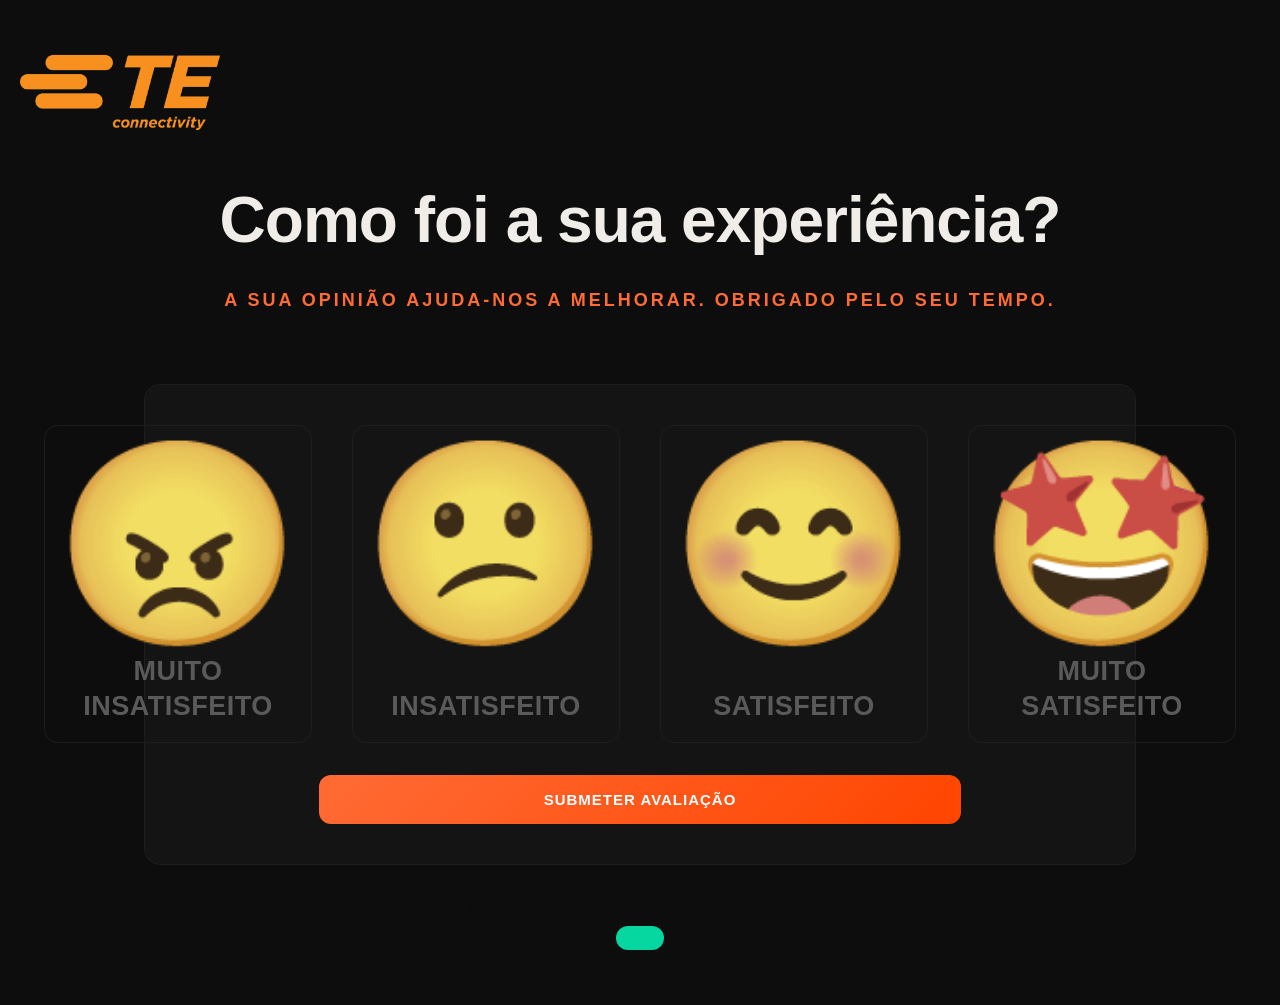
<file: index.html>
<!DOCTYPE html>
<html lang="pt">
<head>
<meta charset="UTF-8">
<meta name="viewport" content="width=device-width, initial-scale=1.0">
<title>Avaliação de Satisfação</title> 
<link rel="stylesheet" href="style.css">
</head>
<body>
    <header>
        
        <img src="img/TELogo.png" alt="Logo" class="logo">
        <br>
        <br>
        <br>
        <h1 class="edit">Como foi a sua experiência?</h1>
        <p class="tag">A sua opinião ajuda-nos a melhorar. Obrigado pelo seu tempo.</p>
    </header> 
    
    
        
                <div class="card">
                    
                        <div class="options">
                            <div class="option">
                                <input type="radio" name="rating" id="r1" value="1">
                                <label for="r1">
                                    <span class="emoji">😠</span>
                                    <span class="label-text">Muito<br>Insatisfeito</span>
                                </label>
                        </div>
                                <div class="option">
                                    <input type="radio" name="rating" id="r2" value="2">
                                    <label for="r2">
                                        <span class="emoji">😕</span>
                                        <span class="label-text"> <br> Insatisfeito</span>
                                </label>
                                </div>
                                    <div class="option">
                                        <input type="radio" name="rating" id="r4" value="4">
                                        <label for="r4">
                                            <span class="emoji">😊</span>
                                            <span class="label-text"> <br> Satisfeito</span>
                                        </label>
                                    </div>
                                        <div class="option">
                                            <input type="radio" name="rating" id="r5" value="5">
                                            <label for="r5">
                                                <span class="emoji">🤩</span>
                                                <span class="label-text">Muito<br>Satisfeito</span>
                                            </label>
                                        </div>
                    </div>
            <button class="btn-submit " id="btnVotar" onclick="votar()">Submeter avaliação</button>
            </div>
                                            <div class="btn-row">
                                                <button class="btn-clear" onclick="limparDados()">🗑 Limpar</button>

                                                
                                                <button class="btn-csv" onclick="exportarCSV()">⬇ Exportar CSV</button>


                                                <button class="btn-edit" onclick="toggleEdicao()">Editar</button>
                                            </div>                               
     </div>

    
<!-- Toast -->
<div class="toast" id="toast"></div>
    
<script src="script.js"></script>
</body>
</html>
</file>
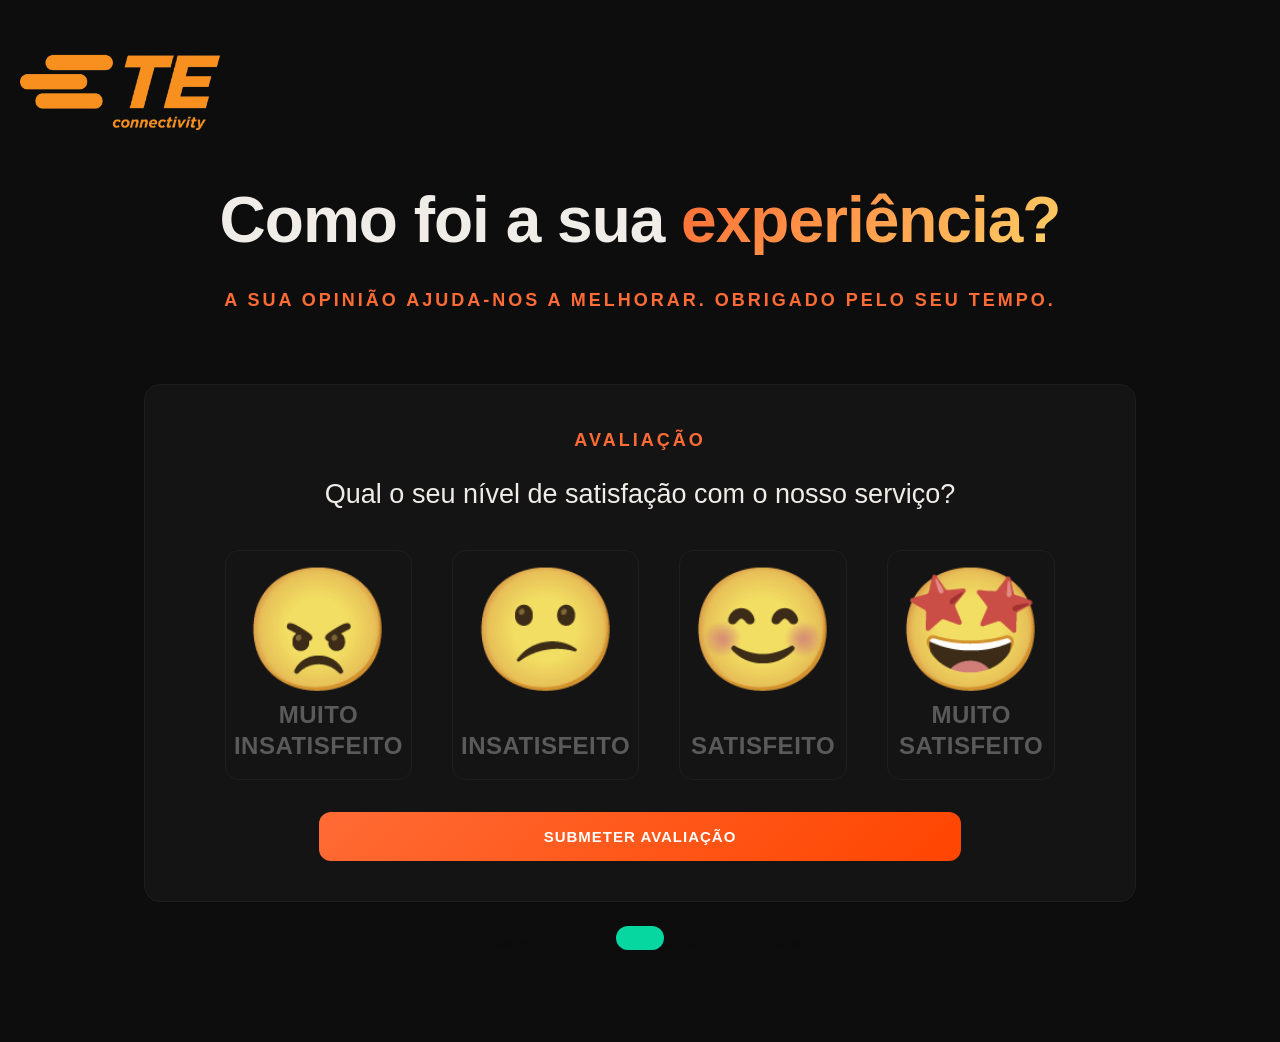
<file: Sorriso TE/index.html>
<!DOCTYPE html>
<html lang="pt">
<head>
<meta charset="UTF-8">
<meta name="viewport" content="width=device-width, initial-scale=1.0">
<title>Avaliação de Satisfação</title> 
<link rel="stylesheet" href="style.css">
</head>
<body>
    <header>
        
        <img src="img/TELogo.png" alt="Logo" class="logo">
        <br>
        <br>
        <br>
        <h1>Como foi a sua <span>experiência?</span></h1>
        <p class="tag">A sua opinião ajuda-nos a melhorar. Obrigado pelo seu tempo.</p>
    </header> 
    
    
        
                <div class="card">
                    <div class=" tag">Avaliação</div>
                        <div class="question">Qual o seu nível de satisfação com o nosso serviço?</div>
        
                        <div class="options">
                            <div class="option">
                                <input type="radio" name="rating" id="r1" value="1">
                                <label for="r1">
                                    <span class="emoji">😠</span>
                                    <span class="label-text">Muito<br>Insatisfeito</span>
                                </label>
                        </div>
                                <div class="option">
                                    <input type="radio" name="rating" id="r2" value="2">
                                    <label for="r2">
                                        <span class="emoji">😕</span>
                                        <span class="label-text"> <br> Insatisfeito</span>
                                </label>
                                </div>
                                    <div class="option">
                                        <input type="radio" name="rating" id="r4" value="4">
                                        <label for="r4">
                                            <span class="emoji">😊</span>
                                            <span class="label-text"> <br> Satisfeito</span>
                                        </label>
                                    </div>
                                        <div class="option">
                                            <input type="radio" name="rating" id="r5" value="5">
                                            <label for="r5">
                                                <span class="emoji">🤩</span>
                                                <span class="label-text">Muito<br>Satisfeito</span>
                                            </label>
                                        </div>
                    </div>
            <button class="btn-submit " id="btnVotar" onclick="votar()">Submeter avaliação</button>
            </div>
                                            <div class="btn-row">
                                                <button class="btn-clear" onclick="limparDados()">🗑 Limpar</button>

                                                
                                                <button class="btn-csv" onclick="exportarCSV()">⬇ Exportar CSV</button>


                                                <button class="btn-edit" onclick="toggleEdicao()">Editar</button>
                                            </div>                               
     </div>

    
<!-- Toast -->
<div class="toast" id="toast"></div>
    
<script src="script.js"></script>
</body>
</html>
</file>
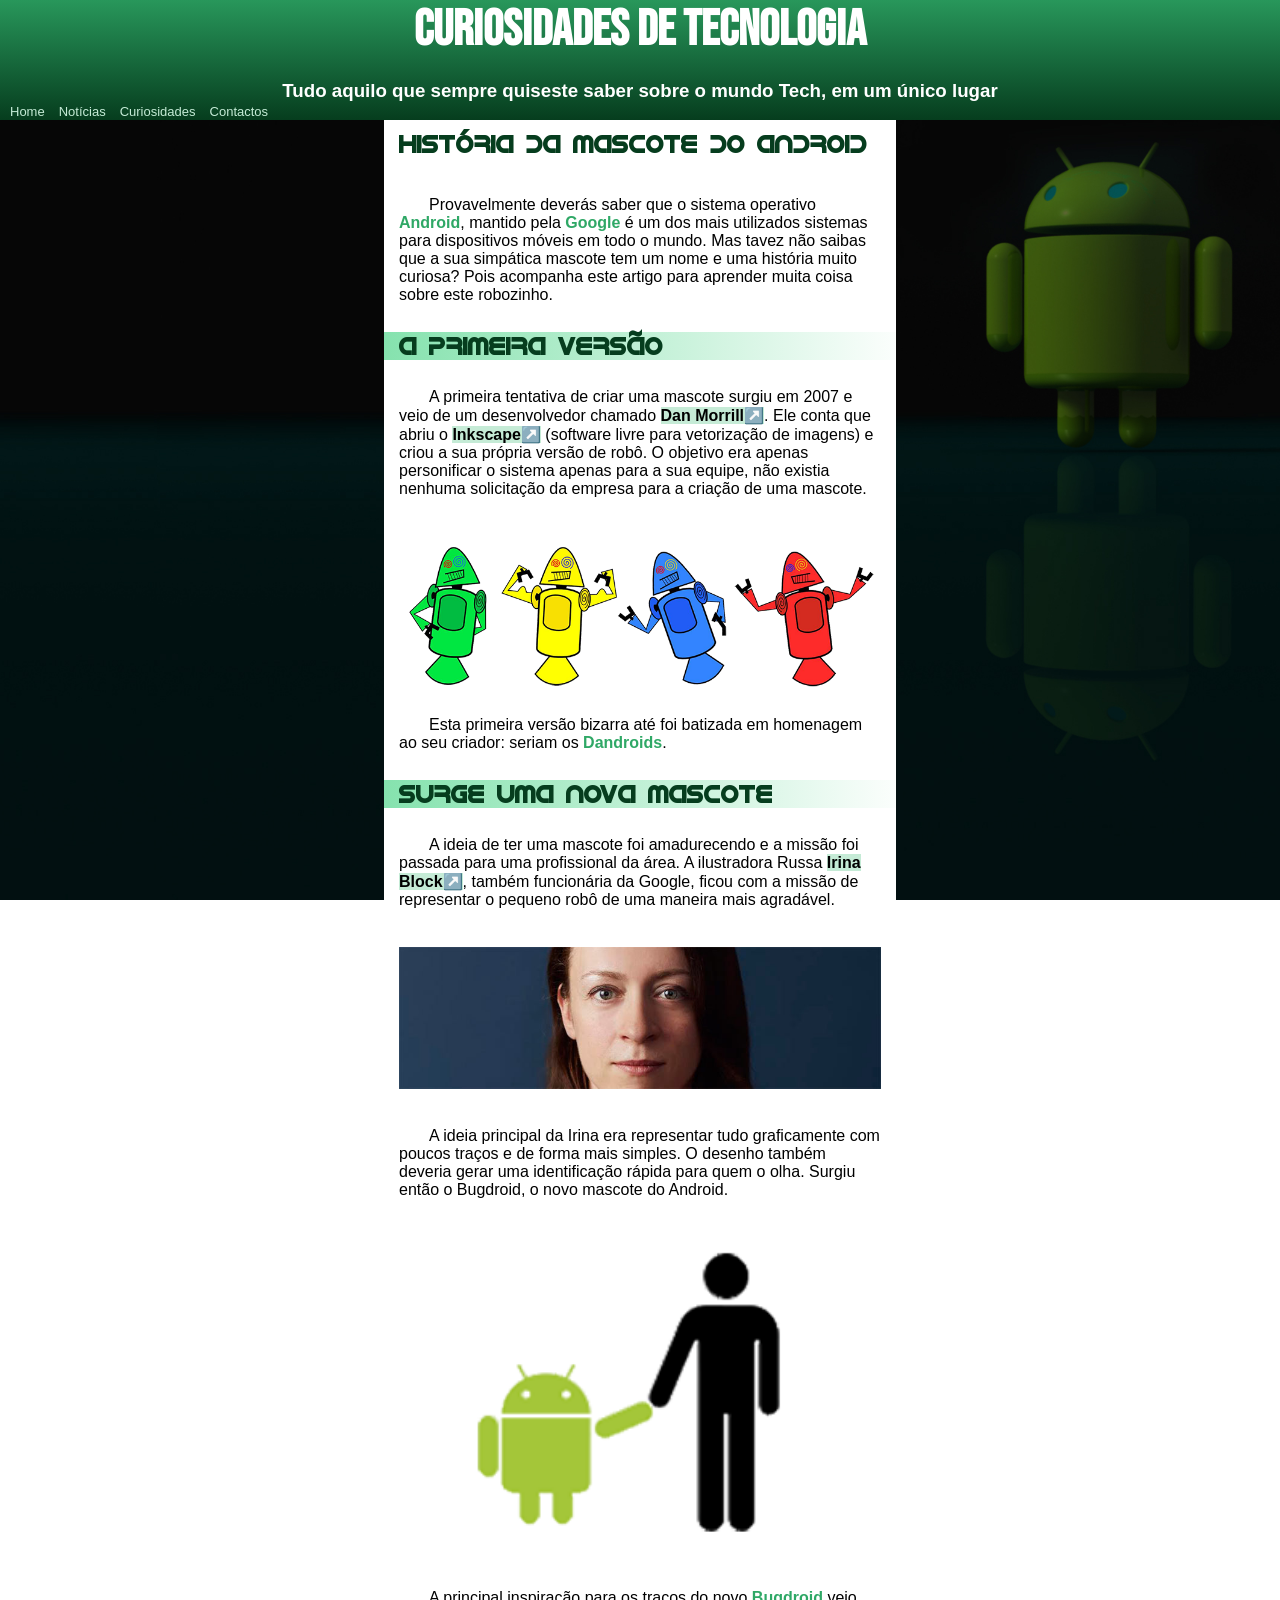
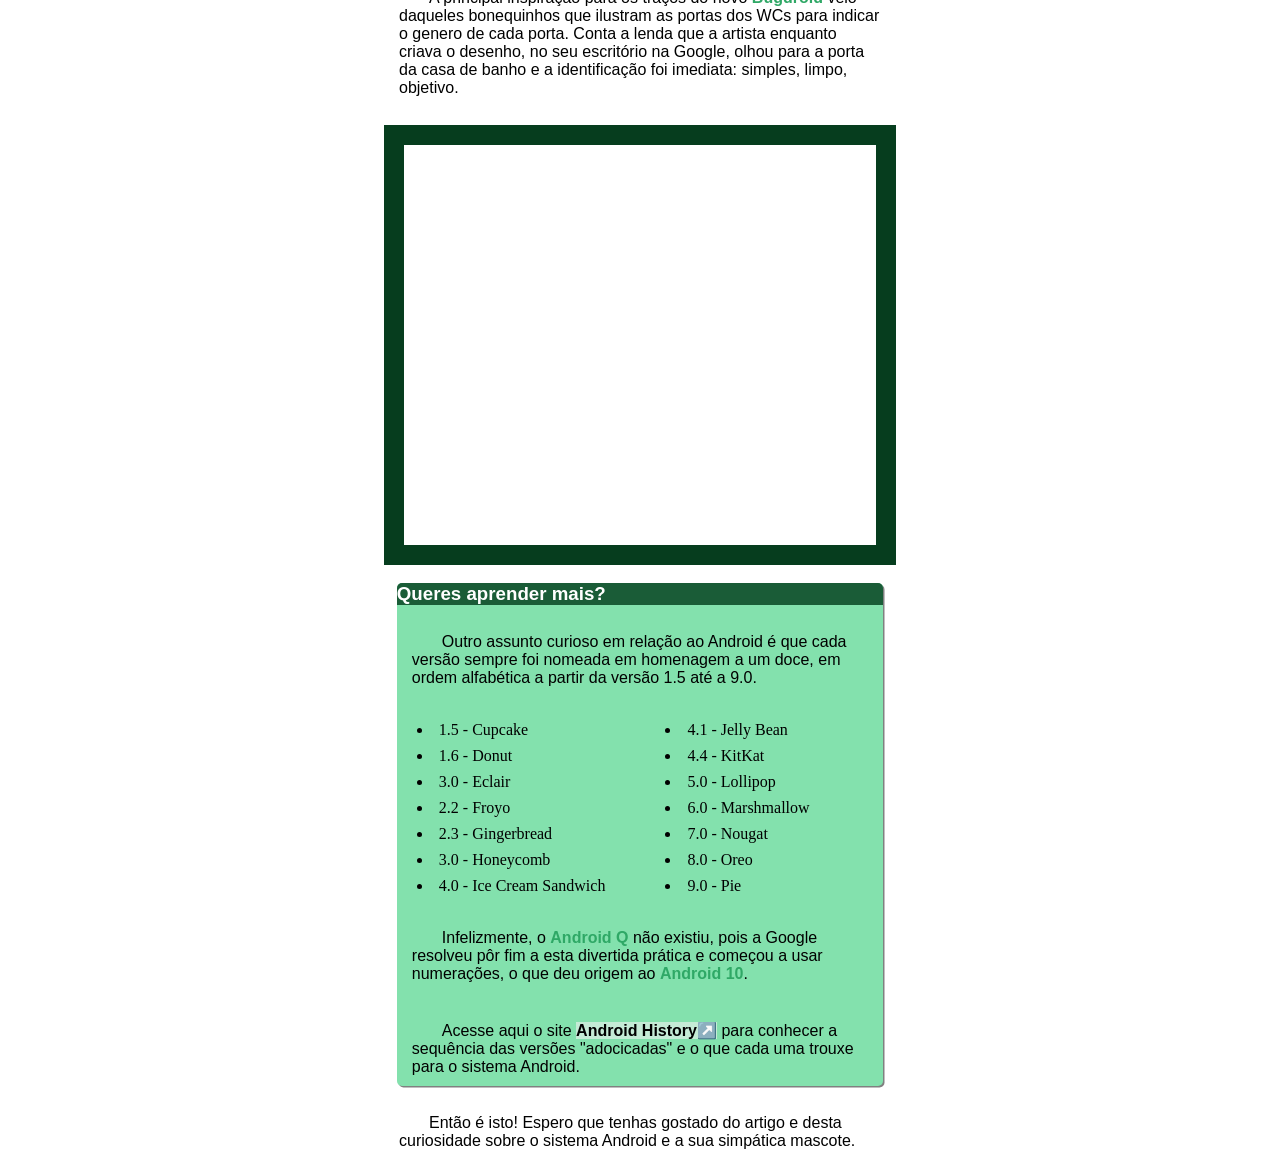
<file: Projeto Android/Android.html>
<!DOCTYPE html>
<html lang="pt">
<head>
    <meta charset="UTF-8">
    <meta name="viewport" content="width=device-width, initial-scale=1.0">
    <title>Android</title>
    <link rel="stylesheet" href="Android.css">
    <link rel="shortcut icon" href="img/favicon.ico" type="image/x-icon">

</head>
<body>
    <header class="todo">
        <h1>Curiosidades de Tecnologia</h1>
        <p></p>
        <h3 class="h3center">Tudo aquilo que sempre quiseste saber sobre o mundo Tech, em um único lugar</h3>
        <div>
            <nav>
                <a href="Android.html" class="navlink">Home</a>
                <a href="noticias.html" class="navlink">Notícias</a>
                <a href="curiosidade.html" class="navlink">Curiosidades</a>
                <a href="social.html" class="navlink">Contactos</a>
            </nav>
        </div>
    </header>
    <main>
        <div id="container">
            <h2 class="idroid">História da Mascote do Android</h2>
                <br>
            <p>Provavelmente deverás saber que o sistema operativo <strong class="verde"> Android</strong>, mantido pela <strong class="verde">Google</strong> é um dos mais utilizados sistemas para
            dispositivos móveis em todo o mundo. Mas tavez não saibas que a sua simpática mascote tem um nome e uma história muito
            curiosa? Pois acompanha este artigo para aprender muita coisa sobre este robozinho.</p>
            <br>
            <h2 class="idroid fundo_h2">a Primeira versão</h2>
                <br>
            <p>
            A primeira tentativa de criar uma mascote surgiu em 2007 e veio de um desenvolvedor chamado 
            <a class="fundo_a" href="https://androidcommunity.com/dan-morrill-shows-us-the-android-mascot-that-almost-was-20130103/"> <strong>Dan Morrill↗️</strong></a>. Ele conta que abriu o
            <a class="fundo_a" href="https://inkscape.org/"> <strong>Inkscape↗️</strong></a> (software livre para vetorização de imagens) e criou a sua própria versão de robô. O
            objetivo era apenas personificar o sistema apenas para a sua equipe, não existia nenhuma solicitação da empresa para a
            criação de uma mascote.
            </p>
            <br>
            <img  src="img/dan-droids.png" alt="Imagem não econtrada">
            <p>
                Esta primeira versão bizarra até foi batizada em homenagem ao seu criador: seriam os <strong class="verde">Dandroids</strong>.
            </p>
            <br>
            <h2 class="idroid fundo_h2">Surge uma nova mascote</h2>
            <br>
            <p>
                A ideia de ter uma mascote foi amadurecendo e a missão foi passada para uma profissional da área. A ilustradora Russa
                <a class="fundo_a" href="https://www.irinablok.com/android"><strong>Irina Block↗️</strong></a>, também funcionária da Google, ficou com a missão de representar o
                pequeno robô de uma maneira mais agradável.
            </p>
            <br>
            <img src="img/irina-blok.jpg" alt="Imagem não encontrada">
            <br>
            <p>
                A ideia principal da Irina era representar tudo graficamente com poucos traços e de forma mais simples. O desenho também
                deveria gerar uma identificação rápida para quem o olha. Surgiu então o Bugdroid, o novo mascote do Android.
            </p>
            <br>
            <img src="img/bugdroid.png" alt="Imagem não encontrada">
            <br>
            <p>A principal inspiração para os traços do novo <strong class="verde">Bugdroid</strong> veio daqueles bonequinhos que ilustram as portas dos WCs para indicar o genero de cada porta. Conta a lenda que a artista enquanto criava o desenho, no seu escritório na Google, olhou para a porta da casa de banho e a identificação foi imediata: simples, limpo, objetivo.</p>
            <br>
          <iframe  src="https://www.youtube.com/embed/l2UDgpLz20M" title="The next evolution of Android" frameborder="0" allow="accelerometer; autoplay; clipboard-write; encrypted-media; gyroscope; picture-in-picture; web-share" referrerpolicy="strict-origin-when-cross-origin" allowfullscreen></iframe>
          <br>
            <div id="container2" class="quero-aprender-mais">
                <header class="pequeno">
                    <h3>Queres aprender mais?</h3>
                </header>
                <br>
                    <p>
                        Outro assunto curioso em relação ao Android é que cada versão sempre foi nomeada em homenagem a um doce, em ordem alfabética a partir da versão 1.5 até a 9.0.
                    </p>
                
                    <ul class="lista-colunas">
                        <li>1.5 - Cupcake</li>
                        <li>1.6 - Donut</li>
                        <li>3.0 - Eclair</li>
                        <li>2.2 - Froyo</li>
                        <li>2.3 - Gingerbread</li>
                        <li>3.0 - Honeycomb</li>
                        <li>4.0 - Ice Cream Sandwich</li>
                        <li>4.1 - Jelly Bean</li>
                        <li>4.4 - KitKat</li>
                        <li>5.0 - Lollipop</li>
                        <li>6.0 - Marshmallow</li>
                        <li>7.0 - Nougat</li>
                        <li>8.0 - Oreo</li>
                        <li>9.0 - Pie</li>
                    </ul>

                    <p>
                        Infelizmente, o <strong class="verde">Android Q</strong> não existiu, pois a Google resolveu pôr fim a esta divertida prática e começou a usar numerações, o que deu origem ao <strong class="verde">Android 10</strong>.
                    </p>
                    <br>

                    <p>
                        Acesse aqui o site <a class="fundo_a" href="https://www.androidauthority.com/history-android-os-name-789433/"><strong>Android History↗️</strong></a> para conhecer a sequência das versões "adocicadas" e o que cada uma trouxe para o sistema Android.
                    </p>

            </div>
                <br>
                    <p>
                        Então é isto! Espero que tenhas gostado do artigo e desta curiosidade sobre o sistema Android e a sua simpática mascote.
                    </p>
        </div>
    </main>
</body>
 <footer>
        <h5>
            Site realizado por <a class="branco" href="mailto:afonso.mestre09@gmail.com">Afonso Mestre</a>
        </h5>
    </footer>
</html>
</file>
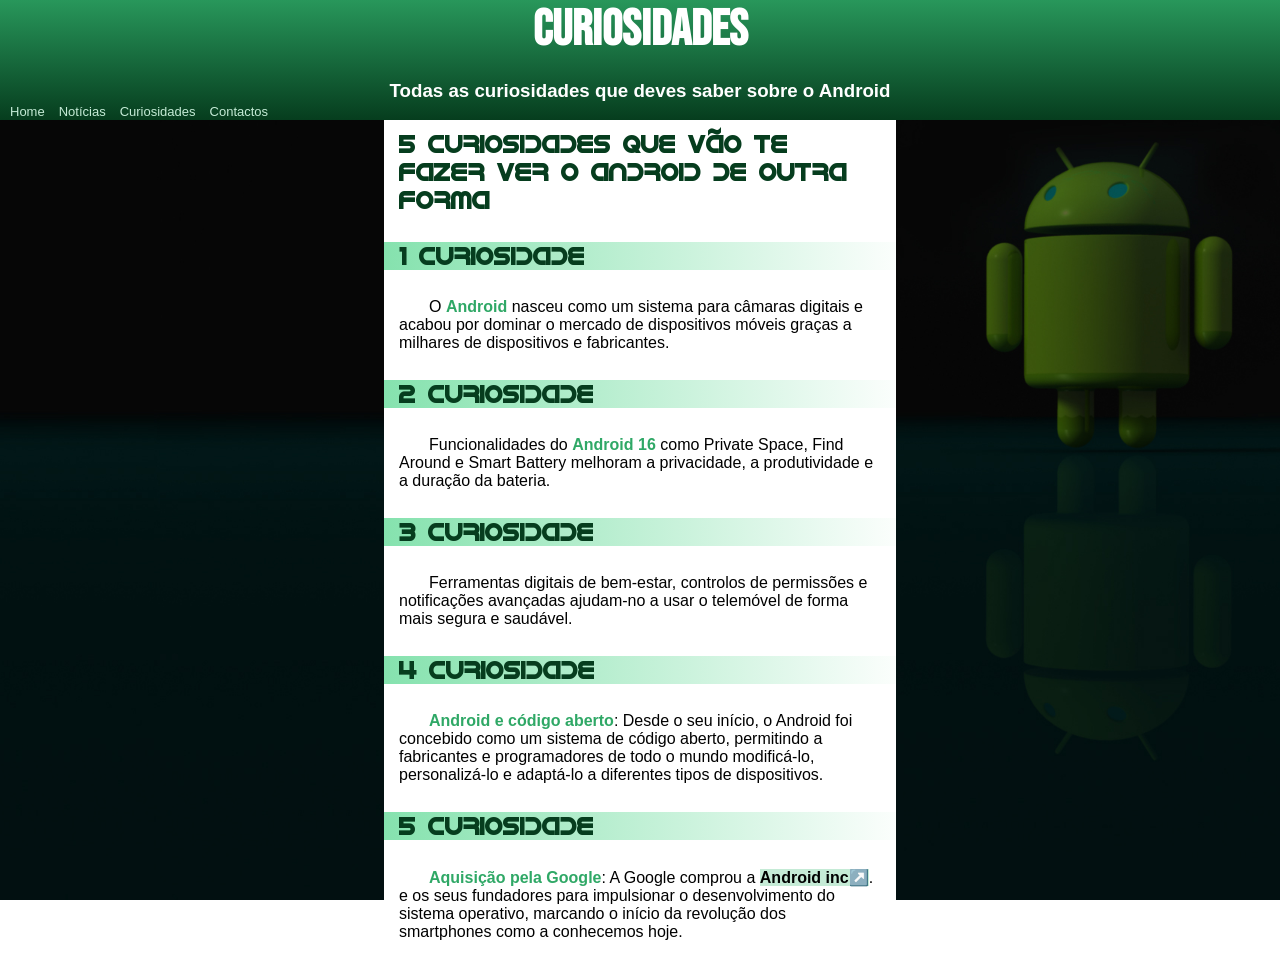
<file: Projeto Android/curiosidade.html>
<!DOCTYPE html>
<html lang="pt">
<head>
    <meta charset="UTF-8">
    <meta name="viewport" content="width=device-width, initial-scale=1.0">
    <title>Android</title>
    <link rel="stylesheet" href="Android.css">
    <link rel="shortcut icon" href="img/favicon.ico" type="image/x-icon">
</head>
<body>
     <header class="todo">
        <h1>Curiosidades</h1>
        <p></p>
        <h3 class="h3center">Todas as curiosidades que deves saber sobre o Android</h3>
        <div>
            <nav>
                <a href="Android.html" class="navlink">Home</a>
                <a href="noticias.html" class="navlink">Notícias</a>
                <a href="curiosidade.html" class="navlink">Curiosidades</a>
                <a href="social.html" class="navlink">Contactos</a>
            </nav>
        </div>
    </header>
    <main>
        <div id="container">
             <h2 class="idroid">5 curiosidades que vão te fazer ver o Android de outra forma</h2>
                <br>
            <h2 class="idroid fundo_h2">1 curiosidade</h2>
            <br>
            <p>
                O <strong class="verde">Android</strong> nasceu como um sistema para câmaras digitais e acabou por dominar o mercado de dispositivos móveis graças a milhares de dispositivos e fabricantes.
            </p>
            <br>
             <h2 class="idroid fundo_h2">2 curiosidade</h2>
            <br>
            <p>
                Funcionalidades do <strong class="verde">Android 16</strong> como Private Space, Find Around e Smart Battery melhoram a privacidade, a produtividade e a duração da bateria.
            </p>
            <br>
             <h2 class="idroid fundo_h2">3 curiosidade</h2>
            <br>
            <p>
                Ferramentas digitais de bem-estar, controlos de permissões e notificações avançadas ajudam-no a usar o telemóvel de forma mais segura e saudável.
            </p>
            <br>
             <h2 class="idroid fundo_h2">4 curiosidade</h2>
            <br>
            <p>
                <strong class="verde">Android e código aberto</strong>: Desde o seu início, o Android foi concebido como um sistema de código aberto, permitindo a fabricantes e programadores de todo o mundo modificá-lo, personalizá-lo e adaptá-lo a diferentes tipos de dispositivos.
            </p>
            <br>
             <h2 class="idroid fundo_h2">5 curiosidade</h2>
            <br>
            <p>
                <strong class="verde">Aquisição pela Google</strong>: A Google comprou a <a class="fundo_a" href="https://en.wikipedia.org/wiki/Android_(operating_system)"><strong>Android inc↗️</strong></a>. e os seus fundadores para impulsionar o desenvolvimento do sistema operativo, marcando o início da revolução dos smartphones como a conhecemos hoje.
            </p>
    </main>
     <footer>
        <h5>
            Site realizado por <a class="branco" href="mailto:afonso.mestre09@gmail.com">Afonso Mestre</a>
        </h5>
    </footer>
</body>
</html>
</file>
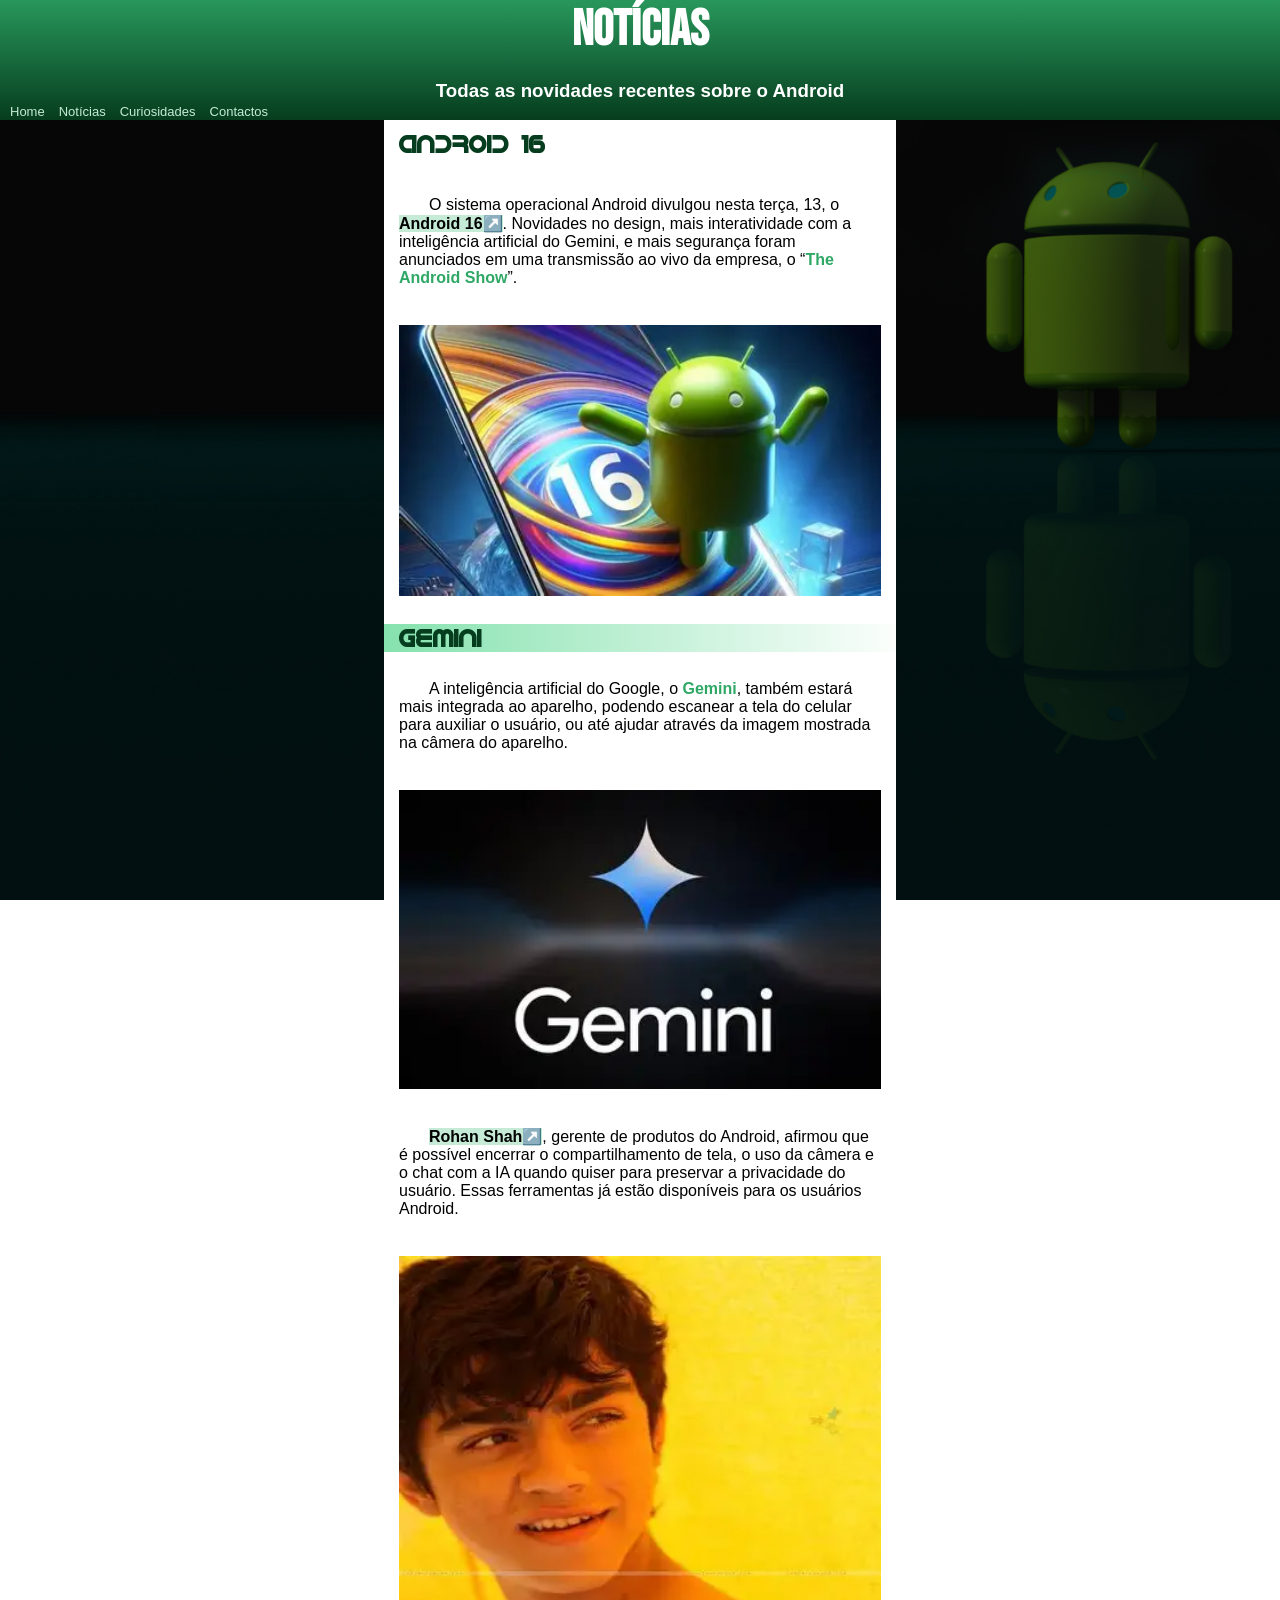
<file: Projeto Android/noticias.html>
<!DOCTYPE html>
<html lang="pt">
<head>
    <meta charset="UTF-8">
    <meta name="viewport" content="width=device-width, initial-scale=1.0">
    <title>Android</title>
     <link rel="stylesheet" href="Android.css">
    <link rel="shortcut icon" href="img/favicon.ico" type="image/x-icon">
</head>
<body>
     <header class="todo">
        <h1>Notícias</h1>
        <p></p>
        <h3 class="h3center">Todas as novidades recentes sobre o Android</h3>
        <div>
            <nav>
                <a href="Android.html" class="navlink">Home</a>
                <a href="noticias.html" class="navlink">Notícias</a>
                <a href="curiosidade.html" class="navlink">Curiosidades</a>
                <a href="social.html" class="navlink">Contactos</a>
            </nav>
        </div>
    </header>
    <main>
        <div id="container">
             <h2 class="idroid">Android 16</h2>
                <br>
            <p>O sistema operacional Android divulgou nesta terça, 13, o  <a class="fundo_a" href="https://www.android.com/intl/pt_pt/new-features-on-android/?category=android-16#gms-filter"> <strong>Android 16↗️</strong></a>. Novidades no design, mais interatividade com a inteligência artificial do Gemini, e mais segurança foram anunciados em uma transmissão ao vivo da empresa, o “<strong class="verde">The Android Show</strong>”.</p>
            <br>
            <img src="img/android 16.webp" alt="Imagem não encontrada">
            <br>
            <h2 class="idroid fundo_h2">Gemini</h2>
            <br>
            <p>
                A inteligência artificial do Google, o <strong class="verde">Gemini</strong>, também estará mais integrada ao aparelho, podendo escanear a tela do celular para auxiliar o usuário, ou até ajudar através da imagem mostrada na câmera do aparelho.
            </p>
            <br>
            <img src="img/gemini.webp" alt="Imagem não econtrada">
            <br>
            <p>
                <a href="https://en.wikipedia.org/wiki/Rohan_Shah" class="fundo_a"><strong>Rohan Shah↗️</strong></a>, gerente de produtos do Android, afirmou que é possível encerrar o compartilhamento de tela, o uso da câmera e o chat com a IA quando quiser para preservar a privacidade do usuário. Essas ferramentas já estão disponíveis para os usuários Android.
            </p>
            <br>
            <img height="350px" src="img/rohan.webp" alt="Imagem não encontrada">
        </div>
    </main>
    <footer>
        <h5>
            Site realizado por <a class="branco" href="mailto:afonso.mestre09@gmail.com">Afonso Mestre</a>
        </h5>
    </footer>
</body>
</html>
</file>
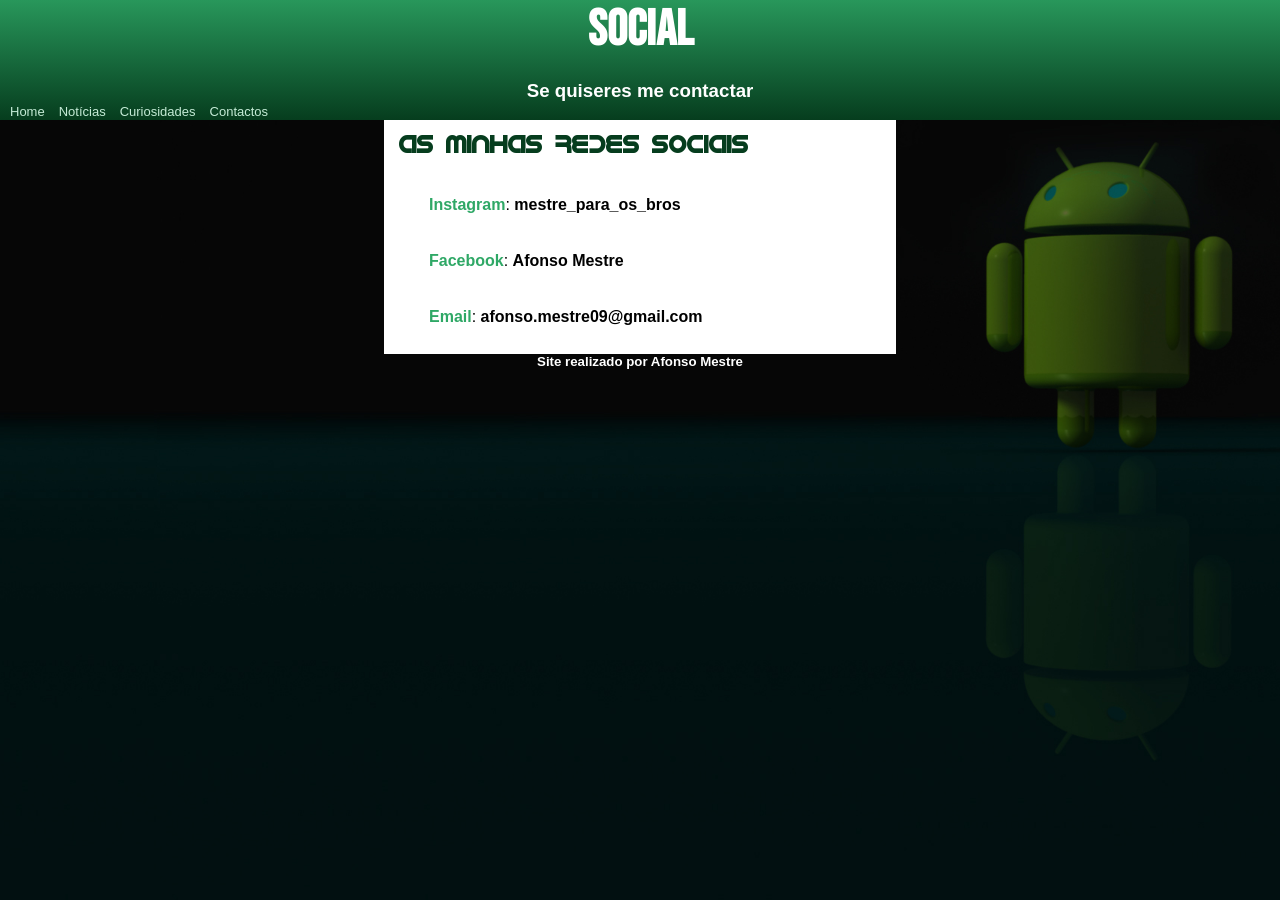
<file: Projeto Android/social.html>
<!DOCTYPE html>
<html lang="pt">
<head>
    <meta charset="UTF-8">
    <meta name="viewport" content="width=device-width, initial-scale=1.0">
    <title>Android</title>
    <link rel="stylesheet" href="Android.css">
    <link rel="shortcut icon" href="img/favicon.ico" type="image/x-icon">
</head>
<body>
     <header class="todo">
        <h1>Social</h1>
        <p></p>
        <h3 class="h3center">Se quiseres me contactar</h3>
        <div>
            <nav>
                <a href="Android.html" class="navlink">Home</a>
                <a href="noticias.html" class="navlink">Notícias</a>
                <a href="curiosidade.html" class="navlink">Curiosidades</a>
                <a href="social.html" class="navlink">Contactos</a>
            </nav>
        </div>
    </header>
    <main>
        <div id="container">
             <h2 class="idroid">As minhas redes sociais</h2>
                <br>
             <p><strong class="verde">Instagram</strong>: <a href="https://www.instagram.com/mestre_para_os_bros/ "><strong>mestre_para_os_bros</strong></a></p>
            <br>
            <p><strong class="verde">Facebook</strong>: <a href="https://www.facebook.com/afonso.mestre.35 "><strong>Afonso Mestre</strong></a></p>
            <br>
            <p><strong class="verde">Email</strong>: <a href="mailto:afonso.mestre09@gmail.com"><strong>afonso.mestre09@gmail.com</strong></a></p>
            <br>
        </div>
    </main>
     <footer>
        <h5>
            Site realizado por <a class="branco" href="mailto:afonso.mestre09@gmail.com">Afonso Mestre</a>
        </h5>
    </footer>
</body>
</html>
</file>
<file: style.css>
:root {
    --bg: #0d0d0d;
    --card: #141414;
    --border: #1e1e1e;
    --accent-1: #ff6b35;
    --accent-2: #ffd166;
    --accent-3: #06d6a0;
    --text: #f0ede8;
    --muted: #5a5a5a;
    --radius: 16px;
  }
 
  * { margin: 0; padding: 0; box-sizing: border-box; }
 
  body {
    background: var(--bg);
    color: var(--text);
    font-family: 'DM Sans', sans-serif;
    min-height: 100vh;
    display: flex;
    flex-direction: column;
    justify-content: flex-start;
    padding: 40px 20px 80px;
    overflow-x: hidden;
  }
 
  /* Background grid */
  body::before {
    content: '';
    inset: 0;
    background-image:
      linear-gradient(rgba(255,107,53,0.03) 1px, transparent 1px),
      linear-gradient(90deg, rgba(255,107,53,0.03) 1px, transparent 1px);
    background-size: 40px 40px;
    pointer-events: none;
    z-index: 0;
  }
 
  /* Header */
  header {
  position: relative;
    margin-bottom: 48px;
    animation: fadeDown 0.6s ease both;
  }

.top-bar {
  position: absolute;
  top: 20px;
  left: 20px;
}

 
  .tag {
    text-align: center;
    font-size: 18px;
    font-weight: 600;
    letter-spacing: 3px;
    text-transform: uppercase;
    color: var(--accent-1);
    padding: 5px 14px;
    margin-bottom: 20px;
  }
 
  header h1 {
    font-family: 'Syne', sans-serif;
    font-size: clamp(2rem, 10vw, 4rem);
    font-weight: 800;
    line-height: 1.1;
    letter-spacing: -1px;
    color: linear-gradient(135deg, var(--accent-1), var(--accent-2));
    text-align: center;
  }
 
  header h1 span {
    background: linear-gradient(135deg, var(--accent-1), var(--accent-2));
    -webkit-background-clip: text;
    -webkit-text-fill-color: transparent;
    background-clip: text;
  }
 
  header p {
    margin-top: 30px;
    color: var(--muted);
    font-size: 15px;
    font-weight: 300;
  }
 
  /* Vote card */
  .card {
    background: var(--card);
    border: 1px solid var(--border);
    border-radius: var(--radius);
    padding: 40px 36px;
    margin-bottom: 24px;
    animation: fadeUp 0.6s 0.15s ease both;
    display: flex;
    flex-direction: column;
    align-items: center;
    width: 80%;
    margin-left: auto;
    margin-right: auto;
  }
 
  .card-title {
    font-family: 'Syne', sans-serif;
    font-size: 13px;
    font-weight: 700;
    letter-spacing: 2px;
    text-transform: uppercase;
    color: var(--muted);
    margin-bottom: 28px;
  }
 
  .question {
    font-size: 27px;
    font-weight: 500;
    color: var(--text);
    margin-bottom: 36px;
    line-height: 1.4;
    
  }

  .logo{
  left: 0;   
  width: 200px;
  }
  
  /* Emoji options */
  .options {
    display: flex; 
    justify-content: center;
    gap: 40px;
    margin-bottom: 32px;
    align-items: center;
    flex-wrap: nowrap; 
    width: 100%;
    max-width: 80%;
    max-height: 80%;
  }
 
  .option input[type="radio"] { display: none; }
 
  .option label {
    display: flex;
    flex-direction: column;
    align-items: center;
    gap: 10px;
    padding: 18px 8px;
    border: 1.5px solid var(--border);
    border-radius: 14px;
    cursor: pointer;
    transition: all 0.2s ease;
    user-select: none;
    background: transparent;
  }
 
.option {
  flex: 1 1 150px;
  max-width: 500px;
}

  .option label:hover {
    border-color: rgba(255,107,53,0.4);
    background: rgba(255,107,53,0.04);
    transform: translateY(-2px);
  }
 
  .option input:checked + label {
    border-color: var(--accent-1);
    background: rgba(255,107,53,0.08);
    box-shadow: 0 0 0 3px rgba(255,107,53,0.12);
  }
 
  .emoji {
    font-size: 200px;
    line-height: 1;
    transition: transform 0.2s ease;
    filter: grayscale(0.3);
  }
 
  .option input:checked + label .emoji {
    transform: scale(1.03);
    filter: grayscale(0);
  }
 
  .label-text {
    font-size: 27px;
    font-weight: 600;
    letter-spacing: 0.5px;
    text-transform: uppercase;
    color: var(--muted);
    text-align: center;
    line-height: 1.3;
    transition: color 0.2s;
  }
 
  .option input:checked + label .label-text { color: var(--accent-1); }
 
  /* Submit button */
  .btn-submit {
    width: 70%;
    padding: 16px;
    background: linear-gradient(135deg, var(--accent-1), #ff4500);
    color: white;
    font-family: 'Syne', sans-serif;
    font-size: 15px;
    font-weight: 700;
    letter-spacing: 1px;
    text-transform: uppercase;
    border: none;
    border-radius: 12px;
    cursor: pointer;
    transition: all 0.2s ease;
    position: relative;
    overflow: hidden;
    
   
  }

  .btn-submit::after {
    content: '';
    position: absolute;
    inset: 0;
    background: rgba(255,255,255,0.1);
    opacity: 0;
    transition: opacity 0.2s;
  }
 
  .btn-submit:hover::after { opacity: 1; }
  .btn-submit:hover { transform: translateY(-1px); box-shadow: 0 8px 24px rgba(255,107,53,0.35); }
  .btn-submit:active { transform: translateY(0); }
  .btn-submit:disabled { opacity: 0.4; cursor: not-allowed; transform: none; box-shadow: none; }
 
  /* Toast */
  .toast {
    position: fixed;
    bottom: 30px;
    left: 50%;
    transform: translateX(-50%) translateY(80px);
    background: var(--accent-3);
    color: #0d0d0d;
    font-weight: 600;
    font-size: 14px;
    padding: 12px 24px;
    border-radius: 100px;
    z-index: 100;
    transition: transform 0.4s cubic-bezier(0.34, 1.56, 0.64, 1);
    white-space: nowrap;
  }
 
  .toast.show { transform: translateX(-50%) translateY(0); }
 
  /* Stats */
  .stats-card {
    background: var(--card);
    border: 1px solid var(--border);
    border-radius: var(--radius);
    padding: 32px 36px;
    animation: fadeUp 0.6s 0.25s ease both;
  }
 
  .stats-header {
    display: flex;
    align-items: center;
    justify-content: space-between;
    margin-bottom: 28px;
    flex-wrap: gap;
    gap: 12px;
  }
 
  .stats-title {
    font-family: 'Syne', sans-serif;
    font-size: 13px;
    font-weight: 700;
    letter-spacing: 2px;
    text-transform: uppercase;
    color: var(--muted);
  }
 
  .total-badge {
    font-size: 12px;
    color: var(--muted);
    background: var(--border);
    padding: 4px 12px;
    border-radius: 100px;
  }
 
  .stat-row {
    display: flex;
    align-items: center;
    gap: 14px;
    margin-bottom: 14px;
  }
 
  .stat-emoji { font-size: 22px; width: 28px; text-align: center; }
 
  .stat-bar-wrap {
    flex: 1;
    height: 8px;
    background: var(--border);
    border-radius: 100px;
    overflow: hidden;
  }
 
  .stat-bar {
    height: 100%;
    border-radius: 100px;
    transition: width 0.8s cubic-bezier(0.4, 0, 0.2, 1);
  }
 
  .stat-count {
    font-family: 'Syne', sans-serif;
    font-weight: 700;
    font-size: 15px;
    min-width: 28px;
    text-align: right;
  }
 
  .stat-pct {
    font-size: 11px;
    color: var(--muted);
    min-width: 36px;
    text-align: right;
  }
 
  /* Bar colors per level */
  .bar-1 { background: #ef4444; }
  .bar-2 { background: #f97316; }
  .bar-3 { background: #eab308; }
  .bar-4 { background: #84cc16; }
  .bar-5 { background: var(--accent-3); }
 
  /* CSV section */
  .csv-section {
    margin-top: 28px;
    padding-top: 24px;
    border-top: 1px solid var(--border);
    display: flex;
    align-items: center;
    justify-content: space-between;
    gap: 16px;
    flex-wrap: wrap;
  }
 
  .csv-info { font-size: 13px; color: var(--muted); }
  .csv-info strong { color: var(--text); }
 
  .btn-csv {
    display: inline-flex;
    align-items: center;
    gap: 8px;
    padding: 10px 20px;
    border: 1.5px solid var(--bg);
    color: var(--bg);
    background: transparent;
    font-family: 'Syne', sans-serif;
    font-size: 12px;
    font-weight: 700;
    letter-spacing: 1px;
    text-transform: uppercase;
    border-radius: 10px;
    cursor: pointer;
    text-decoration: none;
    transition: all 0.2s;
  }
 
  .btn-csv:hover {
     border-color: #efc144; color: #efc144;;
  }
 
  .btn-clear {
    display: inline-flex;
    align-items: center;
    gap: 8px;
    padding: 10px 20px;
    border: 1.5px solid var(--bg);
    color: var(--bg);
    background: transparent;
    font-family: 'Syne', sans-serif;
    font-size: 12px;
    font-weight: 700;
    letter-spacing: 1px;
    text-transform: uppercase;
    border-radius: 10px;
    cursor: pointer;
    transition: all 0.2s;
  }
 
  .btn-clear:hover { border-color: #ef4444; color: #ef4444; }
 
  .btn-row { display: flex; gap: 10px; flex-wrap: wrap; text-align: center; justify-content: center; }
 
  .btn-edit 
  {
     display: inline-flex;
    align-items: center;
    gap: 8px;
    padding: 10px 20px;
    border: 1.5px solid var(--bg);
    color: var(--bg);
    background: transparent;
    font-family: 'Syne', sans-serif;
    font-size: 12px;
    font-weight: 700;
    letter-spacing: 1px;
    text-transform: uppercase;
    border-radius: 10px;
    cursor: pointer;
    transition: all 0.2s;
  }

  .btn-edit:hover { border-color: #06d6a0; color: #06d6a0; }


  /* Animations */
  @keyframes fadeDown {
    from { opacity: 0; transform: translateY(-20px); }
    to { opacity: 1; transform: translateY(0); }
  }
 
  @keyframes fadeUp {
    from { opacity: 0; transform: translateY(20px); }
    to { opacity: 1; transform: translateY(0); }
  }
 
  /* Pulse on vote */
  @keyframes pulse-ring {
    0% { box-shadow: 0 0 0 0 rgba(255,107,53,0.4); }
    70% { box-shadow: 0 0 0 12px rgba(255,107,53,0); }
    100% { box-shadow: 0 0 0 0 rgba(255,107,53,0); }
  }
 
  .option input:checked + label { animation: pulse-ring 0.5s ease; }
 
  @media (max-width: 480px) {
    .card, .stats-card { padding: 28px 20px; }
    .options { gap: 8px; }
    .option label { padding: 14px 4px; }
    .emoji { font-size: 26px; }
    .label-text { font-size: 9px; }
    .csv-section { flex-direction: column; align-items: flex-start; }
  }
</file>
<file: Sorriso TE/style.css>
:root {
    --bg: #0d0d0d;
    --card: #141414;
    --border: #1e1e1e;
    --accent-1: #ff6b35;
    --accent-2: #ffd166;
    --accent-3: #06d6a0;
    --text: #f0ede8;
    --muted: #5a5a5a;
    --radius: 16px;
  }
 
  * { margin: 0; padding: 0; box-sizing: border-box; }
 
  body {
    background: var(--bg);
    color: var(--text);
    font-family: 'DM Sans', sans-serif;
    min-height: 100vh;
    display: flex;
    flex-direction: column;
    justify-content: flex-start;
    padding: 40px 20px 80px;
    overflow-x: hidden;
  }
 
  /* Background grid */
  body::before {
    content: '';
    inset: 0;
    background-image:
      linear-gradient(rgba(255,107,53,0.03) 1px, transparent 1px),
      linear-gradient(90deg, rgba(255,107,53,0.03) 1px, transparent 1px);
    background-size: 40px 40px;
    pointer-events: none;
    z-index: 0;
  }
 
  /* Header */
  header {
  position: relative;
    margin-bottom: 48px;
    animation: fadeDown 0.6s ease both;
  }

.top-bar {
  position: absolute;
  top: 20px;
  left: 20px;
}

 
  .tag {
    text-align: center;
    font-size: 18px;
    font-weight: 600;
    letter-spacing: 3px;
    text-transform: uppercase;
    color: var(--accent-1);
    padding: 5px 14px;
    margin-bottom: 20px;
  }
 
  header h1 {
    font-family: 'Syne', sans-serif;
    font-size: clamp(2rem, 10vw, 4rem);
    font-weight: 800;
    line-height: 1.1;
    letter-spacing: -1px;
    color: var(--text);
    text-align: center;
  }
 
  header h1 span {
    background: linear-gradient(135deg, var(--accent-1), var(--accent-2));
    -webkit-background-clip: text;
    -webkit-text-fill-color: transparent;
    background-clip: text;
  }
 
  header p {
    margin-top: 30px;
    color: var(--muted);
    font-size: 15px;
    font-weight: 300;
  }
 
  /* Vote card */
  .card {
    background: var(--card);
    border: 1px solid var(--border);
    border-radius: var(--radius);
    padding: 40px 36px;
    margin-bottom: 24px;
    animation: fadeUp 0.6s 0.15s ease both;
    display: flex;
    flex-direction: column;
    align-items: center;
    width: 80%;
    margin-left: auto;
    margin-right: auto;
  }
 
  .card-title {
    font-family: 'Syne', sans-serif;
    font-size: 13px;
    font-weight: 700;
    letter-spacing: 2px;
    text-transform: uppercase;
    color: var(--muted);
    margin-bottom: 28px;
  }
 
  .question {
    font-size: 27px;
    font-weight: 500;
    color: var(--text);
    margin-bottom: 36px;
    line-height: 1.4;
    
  }

  .logo{
  left: 0;   
  width: 200px;
  }
  
  /* Emoji options */
  .options {
    display: flex; 
    justify-content: center;
    gap: 40px;
    margin-bottom: 32px;
    align-items: center;
    flex-wrap: nowrap; 
    width: 100%;
    max-width: 60%;
  }
 
  .option input[type="radio"] { display: none; }
 
  .option label {
    display: flex;
    flex-direction: column;
    align-items: center;
    gap: 10px;
    padding: 18px 8px;
    border: 1.5px solid var(--border);
    border-radius: 14px;
    cursor: pointer;
    transition: all 0.2s ease;
    user-select: none;
    background: transparent;
  }
 
.option {
  flex: 1 1 150px;
  max-width: 500px;
}

  .option label:hover {
    border-color: rgba(255,107,53,0.4);
    background: rgba(255,107,53,0.04);
    transform: translateY(-2px);
  }
 
  .option input:checked + label {
    border-color: var(--accent-1);
    background: rgba(255,107,53,0.08);
    box-shadow: 0 0 0 3px rgba(255,107,53,0.12);
  }
 
  .emoji {
    font-size: 120px;
    line-height: 1;
    transition: transform 0.2s ease;
    filter: grayscale(0.3);
  }
 
  .option input:checked + label .emoji {
    transform: scale(1.2);
    filter: grayscale(0);
  }
 
  .label-text {
    font-size: 24px;
    font-weight: 600;
    letter-spacing: 0.5px;
    text-transform: uppercase;
    color: var(--muted);
    text-align: center;
    line-height: 1.3;
    transition: color 0.2s;
  }
 
  .option input:checked + label .label-text { color: var(--accent-1); }
 
  /* Submit button */
  .btn-submit {
    width: 70%;
    padding: 16px;
    background: linear-gradient(135deg, var(--accent-1), #ff4500);
    color: white;
    font-family: 'Syne', sans-serif;
    font-size: 15px;
    font-weight: 700;
    letter-spacing: 1px;
    text-transform: uppercase;
    border: none;
    border-radius: 12px;
    cursor: pointer;
    transition: all 0.2s ease;
    position: relative;
    overflow: hidden;
    
   
  }

  .btn-submit::after {
    content: '';
    position: absolute;
    inset: 0;
    background: rgba(255,255,255,0.1);
    opacity: 0;
    transition: opacity 0.2s;
  }
 
  .btn-submit:hover::after { opacity: 1; }
  .btn-submit:hover { transform: translateY(-1px); box-shadow: 0 8px 24px rgba(255,107,53,0.35); }
  .btn-submit:active { transform: translateY(0); }
  .btn-submit:disabled { opacity: 0.4; cursor: not-allowed; transform: none; box-shadow: none; }
 
  /* Toast */
  .toast {
    position: fixed;
    bottom: 30px;
    left: 50%;
    transform: translateX(-50%) translateY(80px);
    background: var(--accent-3);
    color: #0d0d0d;
    font-weight: 600;
    font-size: 14px;
    padding: 12px 24px;
    border-radius: 100px;
    z-index: 100;
    transition: transform 0.4s cubic-bezier(0.34, 1.56, 0.64, 1);
    white-space: nowrap;
  }
 
  .toast.show { transform: translateX(-50%) translateY(0); }
 
  /* Stats */
  .stats-card {
    background: var(--card);
    border: 1px solid var(--border);
    border-radius: var(--radius);
    padding: 32px 36px;
    animation: fadeUp 0.6s 0.25s ease both;
  }
 
  .stats-header {
    display: flex;
    align-items: center;
    justify-content: space-between;
    margin-bottom: 28px;
    flex-wrap: gap;
    gap: 12px;
  }
 
  .stats-title {
    font-family: 'Syne', sans-serif;
    font-size: 13px;
    font-weight: 700;
    letter-spacing: 2px;
    text-transform: uppercase;
    color: var(--muted);
  }
 
  .total-badge {
    font-size: 12px;
    color: var(--muted);
    background: var(--border);
    padding: 4px 12px;
    border-radius: 100px;
  }
 
  .stat-row {
    display: flex;
    align-items: center;
    gap: 14px;
    margin-bottom: 14px;
  }
 
  .stat-emoji { font-size: 22px; width: 28px; text-align: center; }
 
  .stat-bar-wrap {
    flex: 1;
    height: 8px;
    background: var(--border);
    border-radius: 100px;
    overflow: hidden;
  }
 
  .stat-bar {
    height: 100%;
    border-radius: 100px;
    transition: width 0.8s cubic-bezier(0.4, 0, 0.2, 1);
  }
 
  .stat-count {
    font-family: 'Syne', sans-serif;
    font-weight: 700;
    font-size: 15px;
    min-width: 28px;
    text-align: right;
  }
 
  .stat-pct {
    font-size: 11px;
    color: var(--muted);
    min-width: 36px;
    text-align: right;
  }
 
  /* Bar colors per level */
  .bar-1 { background: #ef4444; }
  .bar-2 { background: #f97316; }
  .bar-3 { background: #eab308; }
  .bar-4 { background: #84cc16; }
  .bar-5 { background: var(--accent-3); }
 
  /* CSV section */
  .csv-section {
    margin-top: 28px;
    padding-top: 24px;
    border-top: 1px solid var(--border);
    display: flex;
    align-items: center;
    justify-content: space-between;
    gap: 16px;
    flex-wrap: wrap;
  }
 
  .csv-info { font-size: 13px; color: var(--muted); }
  .csv-info strong { color: var(--text); }
 
  .btn-csv {
    display: inline-flex;
    align-items: center;
    gap: 8px;
    padding: 10px 20px;
    border: 1.5px solid var(--bg);
    color: var(--bg);
    background: transparent;
    font-family: 'Syne', sans-serif;
    font-size: 12px;
    font-weight: 700;
    letter-spacing: 1px;
    text-transform: uppercase;
    border-radius: 10px;
    cursor: pointer;
    text-decoration: none;
    transition: all 0.2s;
  }
 
  .btn-csv:hover {
     border-color: #efc144; color: #efc144;;
  }
 
  .btn-clear {
    display: inline-flex;
    align-items: center;
    gap: 8px;
    padding: 10px 20px;
    border: 1.5px solid var(--bg);
    color: var(--bg);
    background: transparent;
    font-family: 'Syne', sans-serif;
    font-size: 12px;
    font-weight: 700;
    letter-spacing: 1px;
    text-transform: uppercase;
    border-radius: 10px;
    cursor: pointer;
    transition: all 0.2s;
  }
 
  .btn-clear:hover { border-color: #ef4444; color: #ef4444; }
 
  .btn-row { display: flex; gap: 10px; flex-wrap: wrap; text-align: center; justify-content: center; }
 
  .btn-edit 
  {
     display: inline-flex;
    align-items: center;
    gap: 8px;
    padding: 10px 20px;
    border: 1.5px solid var(--bg);
    color: var(--bg);
    background: transparent;
    font-family: 'Syne', sans-serif;
    font-size: 12px;
    font-weight: 700;
    letter-spacing: 1px;
    text-transform: uppercase;
    border-radius: 10px;
    cursor: pointer;
    transition: all 0.2s;
  }

  .btn-edit:hover { border-color: #06d6a0; color: #06d6a0; }


  /* Animations */
  @keyframes fadeDown {
    from { opacity: 0; transform: translateY(-20px); }
    to { opacity: 1; transform: translateY(0); }
  }
 
  @keyframes fadeUp {
    from { opacity: 0; transform: translateY(20px); }
    to { opacity: 1; transform: translateY(0); }
  }
 
  /* Pulse on vote */
  @keyframes pulse-ring {
    0% { box-shadow: 0 0 0 0 rgba(255,107,53,0.4); }
    70% { box-shadow: 0 0 0 12px rgba(255,107,53,0); }
    100% { box-shadow: 0 0 0 0 rgba(255,107,53,0); }
  }
 
  .option input:checked + label { animation: pulse-ring 0.5s ease; }
 
  @media (max-width: 480px) {
    .card, .stats-card { padding: 28px 20px; }
    .options { gap: 8px; }
    .option label { padding: 14px 4px; }
    .emoji { font-size: 26px; }
    .label-text { font-size: 9px; }
    .csv-section { flex-direction: column; align-items: flex-start; }
  }
</file>
<file: Projeto Android/Android.css>
*{
    margin: 0px;
    padding: 0px;
    --corheader1:#28975B;
    --corheader2:#063D1E;
    --cornav:#C5EBD6;
    --corh2:#063D1E;
    --corh2Fundo:#85E2AE;
    --corh2Fundo2:#FBFEFC;
    --coraFundo:#C5EBD6;
    --corstrong:#2FA866;
    --cor2div:#83E1AD;
    --cor2fundoheader:#1A5C37;
}

body {
    background-image: url("img/background.jpg");
    height: 98vh;
    background-position: center center;
    background-size: cover;
    background-attachment: fixed;
}
h1{
    color: white;
    text-align: center;
    font-family:"Bebas";
    font-size: 50px;
}

h3{
    color: white;
    font-family: Arial, Helvetica, sans-serif;
}

.h3center{
    text-align: center;
}

@font-face{
            font-family: "Bebas";
            src: url("font/BebasNeue-Regular.ttf");
          }

@font-face{
            font-family:"idroid";
            src: url(font/idroid.otf);
}

.navlink{
     text-decoration: none;
    font-family: Arial, Helvetica, sans-serif;
    font-size: 13px;
    color:var(--cornav);
    
    justify-content: space-evenly;
    gap: 20px;
    margin-left:10px;
}
.todo{
    background:linear-gradient(var(--corheader1),var(--corheader2));

}

#container{
    background-color:white;
    width: 40%;
    height: fit-content;
    display: flex;
    justify-content: center;
    text-align: left;
    flex-direction: column;
    margin: auto;
}
h2{
    color: var(--corh2);
    padding: 10px 15px 10px 15px;
    
}

.branco{
    color: white;
}

.idroid{
    font-family:"idroid" ;
}

p{
    text-indent: 30px;
    font-family:Arial, Helvetica, sans-serif;
     padding: 10px 15px 10px 15px;
}

strong{
    font-family: Arial, Helvetica, sans-serif;
}

.verde{
    color: var(--corstrong);
}

.fundo_h2{
    background: linear-gradient(to right, var(--corh2Fundo), var(--corh2Fundo2) );
    padding: 0px 15px 0px 15px;
}
.fundo_a{
    background-color: var(--coraFundo);
}

a{
    color: black;
    font-family: Arial, Helvetica, sans-serif;
    text-decoration: none;
}

iframe{
    border: 20px solid var(--corh2);
    height: 400px;
    
}



#container2{
    border-radius: 5px;
    box-shadow: 1.5px 1.5px 0px 0px gray;
    background-color:var(--cor2div);
    width: 95%;
    height: fit-content;
    display: flex;
    justify-content: center;
    text-align: left;
    flex-direction: column;
    margin: auto;
}

h5{
    color: white;
    text-align: left;
    font-family: Arial, Helvetica, sans-serif;
    text-align: center;
}

.pequeno{
    background-color: var(--cor2fundoheader);
    padding: 0px 0px 0px 0px;
    border-radius: 5px 5px 0px 0px;
}

img{
    padding: 10px 15px 10px 15px;
}

 .lista-colunas {
            display: grid;
            grid-auto-flow: column;
            grid-template-rows: repeat(7, auto);
            column-gap: 60px;

            list-style-position: inside;
            padding: 20px;
            width: fit-content;
            }

            .lista-colunas li {
            margin: 4px 0;
            }
</file>
